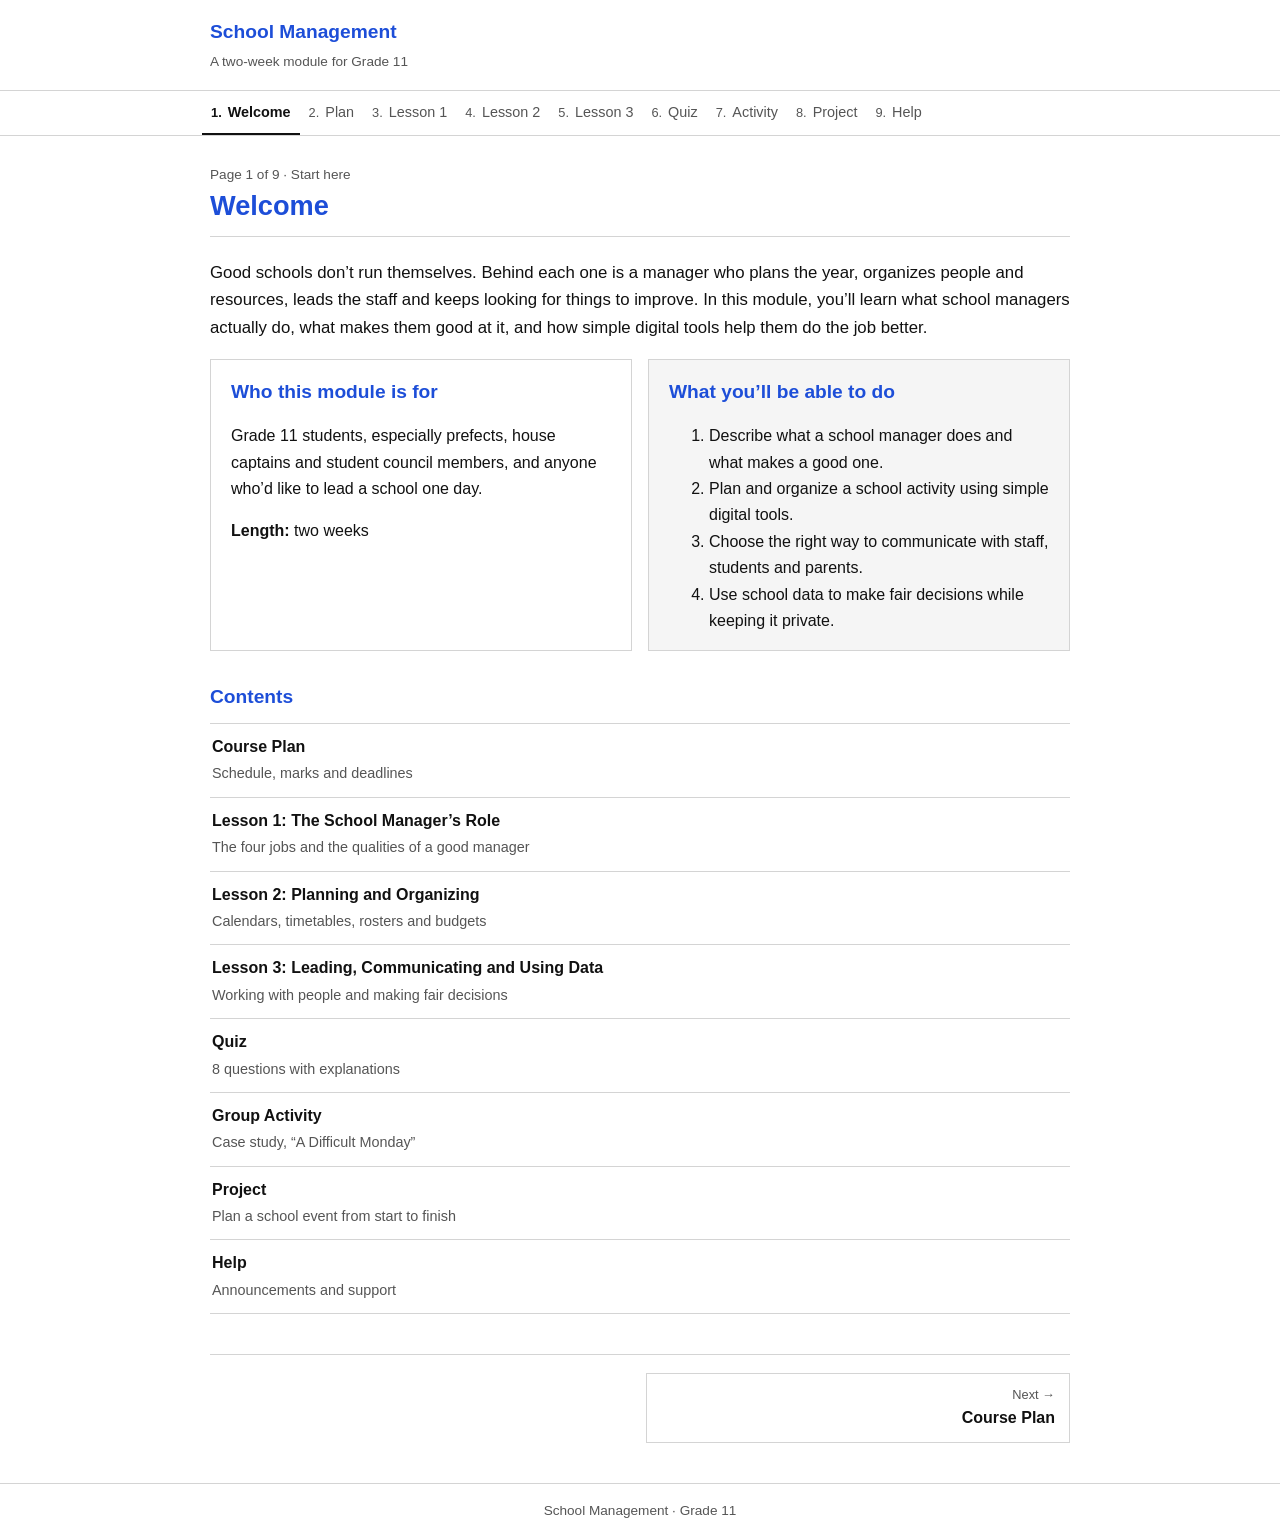
<file: index.html>
<!DOCTYPE html>
<html lang="en">
<head>
  <meta charset="utf-8">
  <meta name="viewport" content="width=device-width, initial-scale=1">
  <title>Welcome | School Management</title>
  <link rel="stylesheet" href="style.css">
</head>
<body class="c-blue">
<header class="site-header">
  <div class="header-inner">
    <a class="brand" href="index.html"><strong>School Management</strong><span>A two-week module for Grade 11</span></a>
    <button class="menu-button" type="button" aria-expanded="false">Menu</button>
  </div>
</header>
<nav class="steps" aria-label="Module pages">
  <ol>
      <li><a href="index.html" class="current" aria-current="page"><span class="num">1</span>Welcome</a></li>
      <li><a href="plan.html"><span class="num">2</span>Plan</a></li>
      <li><a href="lesson1.html"><span class="num">3</span>Lesson 1</a></li>
      <li><a href="lesson2.html"><span class="num">4</span>Lesson 2</a></li>
      <li><a href="lesson3.html"><span class="num">5</span>Lesson 3</a></li>
      <li><a href="quiz.html"><span class="num">6</span>Quiz</a></li>
      <li><a href="activity.html"><span class="num">7</span>Activity</a></li>
      <li><a href="project.html"><span class="num">8</span>Project</a></li>
      <li><a href="help.html"><span class="num">9</span>Help</a></li>
  </ol>
</nav>
<main class="page">
  <div class="page-head">
    <p>Page 1 of 9 · Start here</p>
    <h1>Welcome</h1>
  </div>

<p class="intro">Good schools don&rsquo;t run themselves. Behind each one is a manager who plans the year, organizes people and resources, leads the staff and keeps looking for things to improve. In this module, you&rsquo;ll learn what school managers actually do, what makes them good at it, and how simple digital tools help them do the job better.</p>

<div class="two-col">
  <div class="box">
    <h2>Who this module is for</h2>
    <p>Grade 11 students, especially prefects, house captains and student council members, and anyone who&rsquo;d like to lead a school one day.</p>
    <p><strong>Length:</strong> two weeks</p>
  </div>
  <div class="box soft">
    <h2>What you&rsquo;ll be able to do</h2>
    <ol>
      <li>Describe what a school manager does and what makes a good one.</li>
      <li>Plan and organize a school activity using simple digital tools.</li>
      <li>Choose the right way to communicate with staff, students and parents.</li>
      <li>Use school data to make fair decisions while keeping it private.</li>
    </ol>
  </div>
</div>

<h2>Contents</h2>
<ul class="contents">
  <li><a href="plan.html"><b>Course Plan</b><span>Schedule, marks and deadlines</span></a></li>
  <li><a href="lesson1.html"><b>Lesson 1: The School Manager&rsquo;s Role</b><span>The four jobs and the qualities of a good manager</span></a></li>
  <li><a href="lesson2.html"><b>Lesson 2: Planning and Organizing</b><span>Calendars, timetables, rosters and budgets</span></a></li>
  <li><a href="lesson3.html"><b>Lesson 3: Leading, Communicating and Using Data</b><span>Working with people and making fair decisions</span></a></li>
  <li><a href="quiz.html"><b>Quiz</b><span>8 questions with explanations</span></a></li>
  <li><a href="activity.html"><b>Group Activity</b><span>Case study, &ldquo;A Difficult Monday&rdquo;</span></a></li>
  <li><a href="project.html"><b>Project</b><span>Plan a school event from start to finish</span></a></li>
  <li><a href="help.html"><b>Help</b><span>Announcements and support</span></a></li>
</ul>

  <nav class="page-nav" aria-label="Previous and next page">
    
    <a class="next" href="plan.html"><small>Next &rarr;</small><b>Course Plan</b></a>
  </nav>
</main>
<footer>School Management · Grade 11</footer>
<script src="site.js"></script>
</body>
</html>
</file>
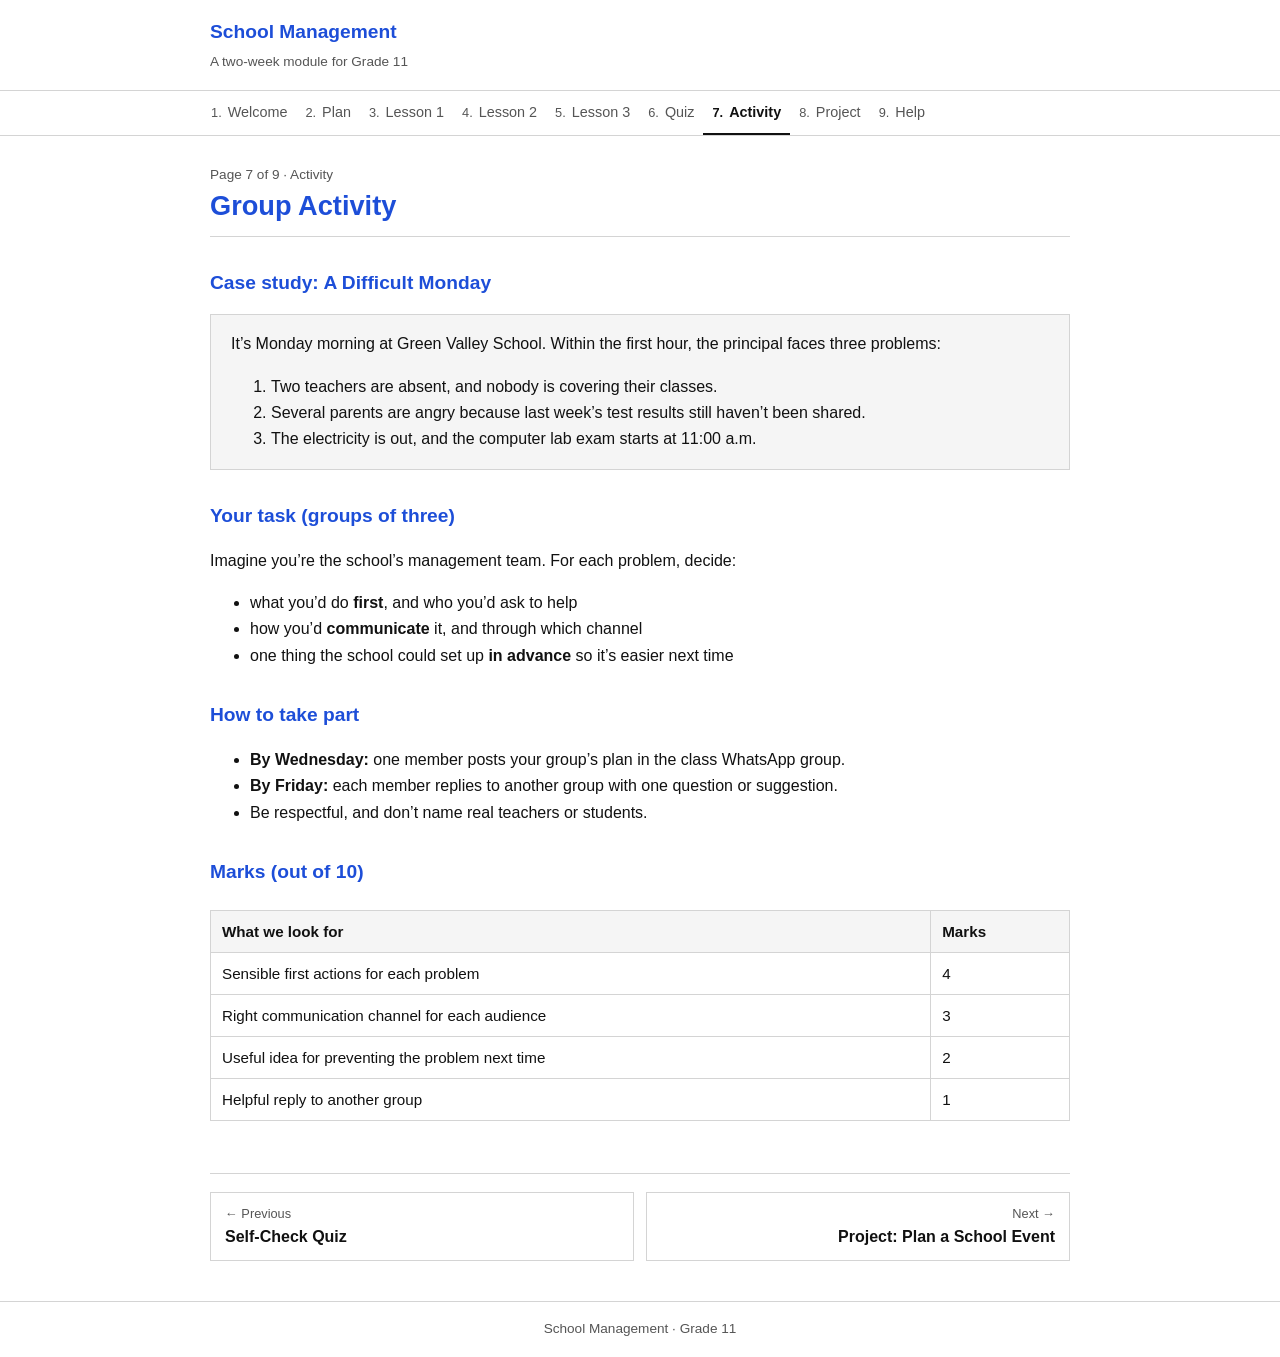
<file: activity.html>
<!DOCTYPE html>
<html lang="en">
<head>
  <meta charset="utf-8">
  <meta name="viewport" content="width=device-width, initial-scale=1">
  <title>Group Activity | School Management</title>
  <link rel="stylesheet" href="style.css">
</head>
<body class="c-blue">
<header class="site-header">
  <div class="header-inner">
    <a class="brand" href="index.html"><strong>School Management</strong><span>A two-week module for Grade 11</span></a>
    <button class="menu-button" type="button" aria-expanded="false">Menu</button>
  </div>
</header>
<nav class="steps" aria-label="Module pages">
  <ol>
      <li><a href="index.html"><span class="num">1</span>Welcome</a></li>
      <li><a href="plan.html"><span class="num">2</span>Plan</a></li>
      <li><a href="lesson1.html"><span class="num">3</span>Lesson 1</a></li>
      <li><a href="lesson2.html"><span class="num">4</span>Lesson 2</a></li>
      <li><a href="lesson3.html"><span class="num">5</span>Lesson 3</a></li>
      <li><a href="quiz.html"><span class="num">6</span>Quiz</a></li>
      <li><a href="activity.html" class="current" aria-current="page"><span class="num">7</span>Activity</a></li>
      <li><a href="project.html"><span class="num">8</span>Project</a></li>
      <li><a href="help.html"><span class="num">9</span>Help</a></li>
  </ol>
</nav>
<main class="page">
  <div class="page-head">
    <p>Page 7 of 9 · Activity</p>
    <h1>Group Activity</h1>
  </div>

<h2>Case study: A Difficult Monday</h2>
<div class="box soft">
  <p>It&rsquo;s Monday morning at Green Valley School. Within the first hour, the principal faces three problems:</p>
  <ol>
    <li>Two teachers are absent, and nobody is covering their classes.</li>
    <li>Several parents are angry because last week&rsquo;s test results still haven&rsquo;t been shared.</li>
    <li>The electricity is out, and the computer lab exam starts at 11:00 a.m.</li>
  </ol>
</div>

<h2>Your task (groups of three)</h2>
<p>Imagine you&rsquo;re the school&rsquo;s management team. For each problem, decide:</p>
<ul>
  <li>what you&rsquo;d do <strong>first</strong>, and who you&rsquo;d ask to help</li>
  <li>how you&rsquo;d <strong>communicate</strong> it, and through which channel</li>
  <li>one thing the school could set up <strong>in advance</strong> so it&rsquo;s easier next time</li>
</ul>

<h2>How to take part</h2>
<ul>
  <li><strong>By Wednesday:</strong> one member posts your group&rsquo;s plan in the class WhatsApp group.</li>
  <li><strong>By Friday:</strong> each member replies to another group with one question or suggestion.</li>
  <li>Be respectful, and don&rsquo;t name real teachers or students.</li>
</ul>

<h2>Marks (out of 10)</h2>
<div class="table-wrap">
<table>
  <tr><th>What we look for</th><th>Marks</th></tr>
  <tr><td data-label="What we look for">Sensible first actions for each problem</td><td data-label="Marks">4</td></tr>
  <tr><td data-label="What we look for">Right communication channel for each audience</td><td data-label="Marks">3</td></tr>
  <tr><td data-label="What we look for">Useful idea for preventing the problem next time</td><td data-label="Marks">2</td></tr>
  <tr><td data-label="What we look for">Helpful reply to another group</td><td data-label="Marks">1</td></tr>
</table>
</div>

  <nav class="page-nav" aria-label="Previous and next page">
    <a class="prev" href="quiz.html"><small>&larr; Previous</small><b>Self-Check Quiz</b></a>
    <a class="next" href="project.html"><small>Next &rarr;</small><b>Project: Plan a School Event</b></a>
  </nav>
</main>
<footer>School Management · Grade 11</footer>
<script src="site.js"></script>
</body>
</html>
</file>
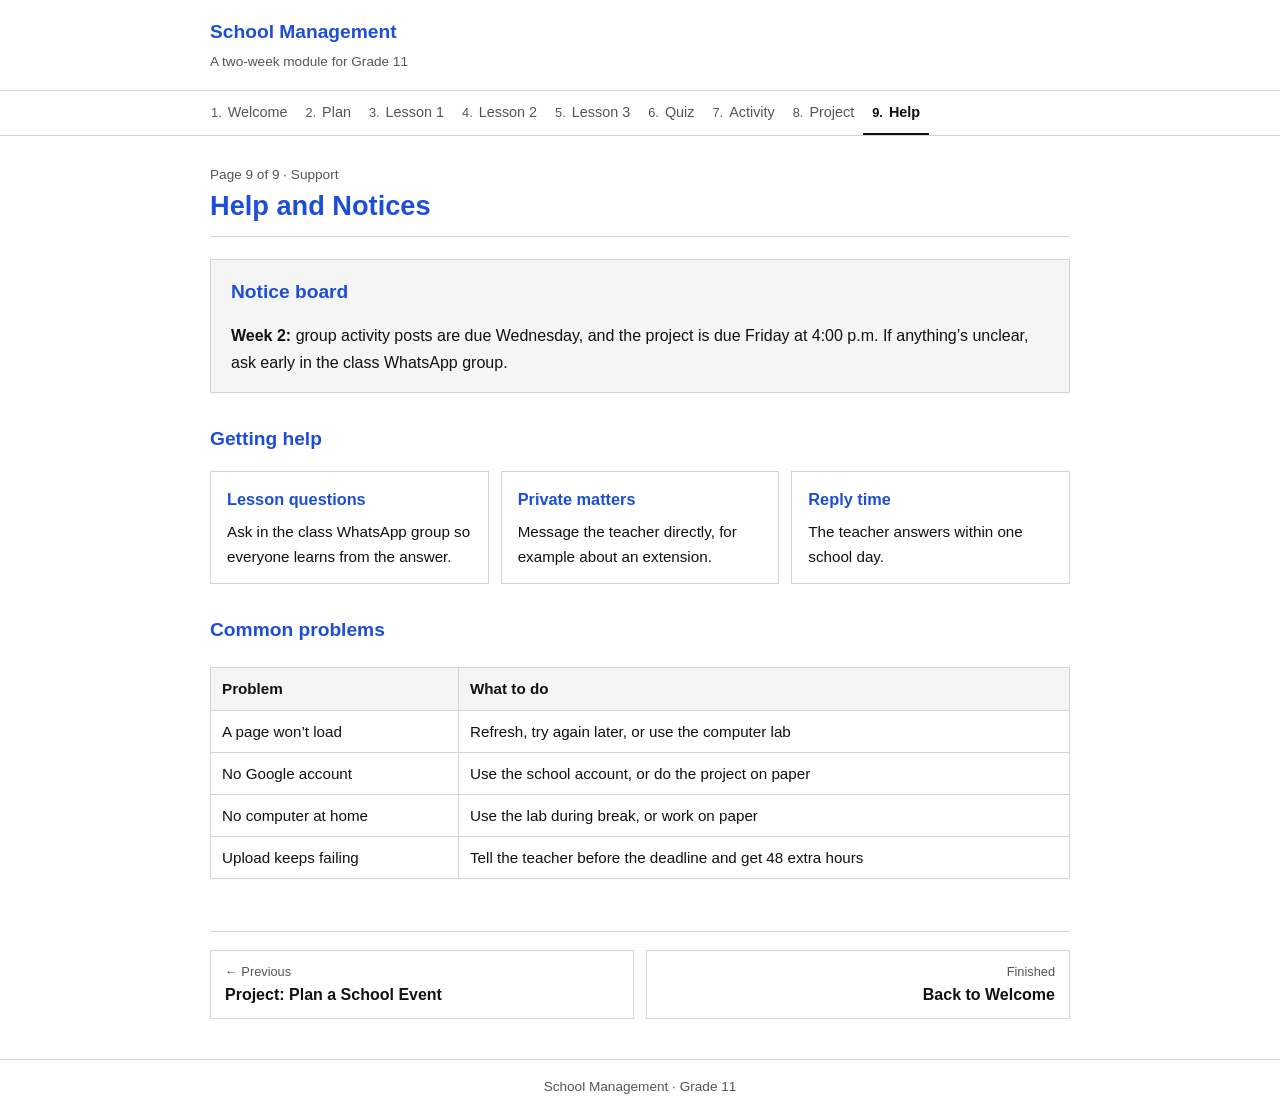
<file: help.html>
<!DOCTYPE html>
<html lang="en">
<head>
  <meta charset="utf-8">
  <meta name="viewport" content="width=device-width, initial-scale=1">
  <title>Help and Notices | School Management</title>
  <link rel="stylesheet" href="style.css">
</head>
<body class="c-purple">
<header class="site-header">
  <div class="header-inner">
    <a class="brand" href="index.html"><strong>School Management</strong><span>A two-week module for Grade 11</span></a>
    <button class="menu-button" type="button" aria-expanded="false">Menu</button>
  </div>
</header>
<nav class="steps" aria-label="Module pages">
  <ol>
      <li><a href="index.html"><span class="num">1</span>Welcome</a></li>
      <li><a href="plan.html"><span class="num">2</span>Plan</a></li>
      <li><a href="lesson1.html"><span class="num">3</span>Lesson 1</a></li>
      <li><a href="lesson2.html"><span class="num">4</span>Lesson 2</a></li>
      <li><a href="lesson3.html"><span class="num">5</span>Lesson 3</a></li>
      <li><a href="quiz.html"><span class="num">6</span>Quiz</a></li>
      <li><a href="activity.html"><span class="num">7</span>Activity</a></li>
      <li><a href="project.html"><span class="num">8</span>Project</a></li>
      <li><a href="help.html" class="current" aria-current="page"><span class="num">9</span>Help</a></li>
  </ol>
</nav>
<main class="page">
  <div class="page-head">
    <p>Page 9 of 9 · Support</p>
    <h1>Help and Notices</h1>
  </div>

<div class="box soft">
  <h2>Notice board</h2>
  <p><strong>Week 2:</strong> group activity posts are due Wednesday, and the project is due Friday at 4:00 p.m. If anything&rsquo;s unclear, ask early in the class WhatsApp group.</p>
</div>

<h2>Getting help</h2>
<div class="cards">
  <div class="card"><h3>Lesson questions</h3><p>Ask in the class WhatsApp group so everyone learns from the answer.</p></div>
  <div class="card"><h3>Private matters</h3><p>Message the teacher directly, for example about an extension.</p></div>
  <div class="card"><h3>Reply time</h3><p>The teacher answers within one school day.</p></div>
</div>

<h2>Common problems</h2>
<div class="table-wrap">
<table>
  <tr><th>Problem</th><th>What to do</th></tr>
  <tr><td data-label="Problem">A page won&rsquo;t load</td><td data-label="What to do">Refresh, try again later, or use the computer lab</td></tr>
  <tr><td data-label="Problem">No Google account</td><td data-label="What to do">Use the school account, or do the project on paper</td></tr>
  <tr><td data-label="Problem">No computer at home</td><td data-label="What to do">Use the lab during break, or work on paper</td></tr>
  <tr><td data-label="Problem">Upload keeps failing</td><td data-label="What to do">Tell the teacher before the deadline and get 48 extra hours</td></tr>
</table>
</div>

  <nav class="page-nav" aria-label="Previous and next page">
    <a class="prev" href="project.html"><small>&larr; Previous</small><b>Project: Plan a School Event</b></a>
    <a class="next" href="index.html"><small>Finished</small><b>Back to Welcome</b></a>
  </nav>
</main>
<footer>School Management · Grade 11</footer>
<script src="site.js"></script>
</body>
</html>
</file>
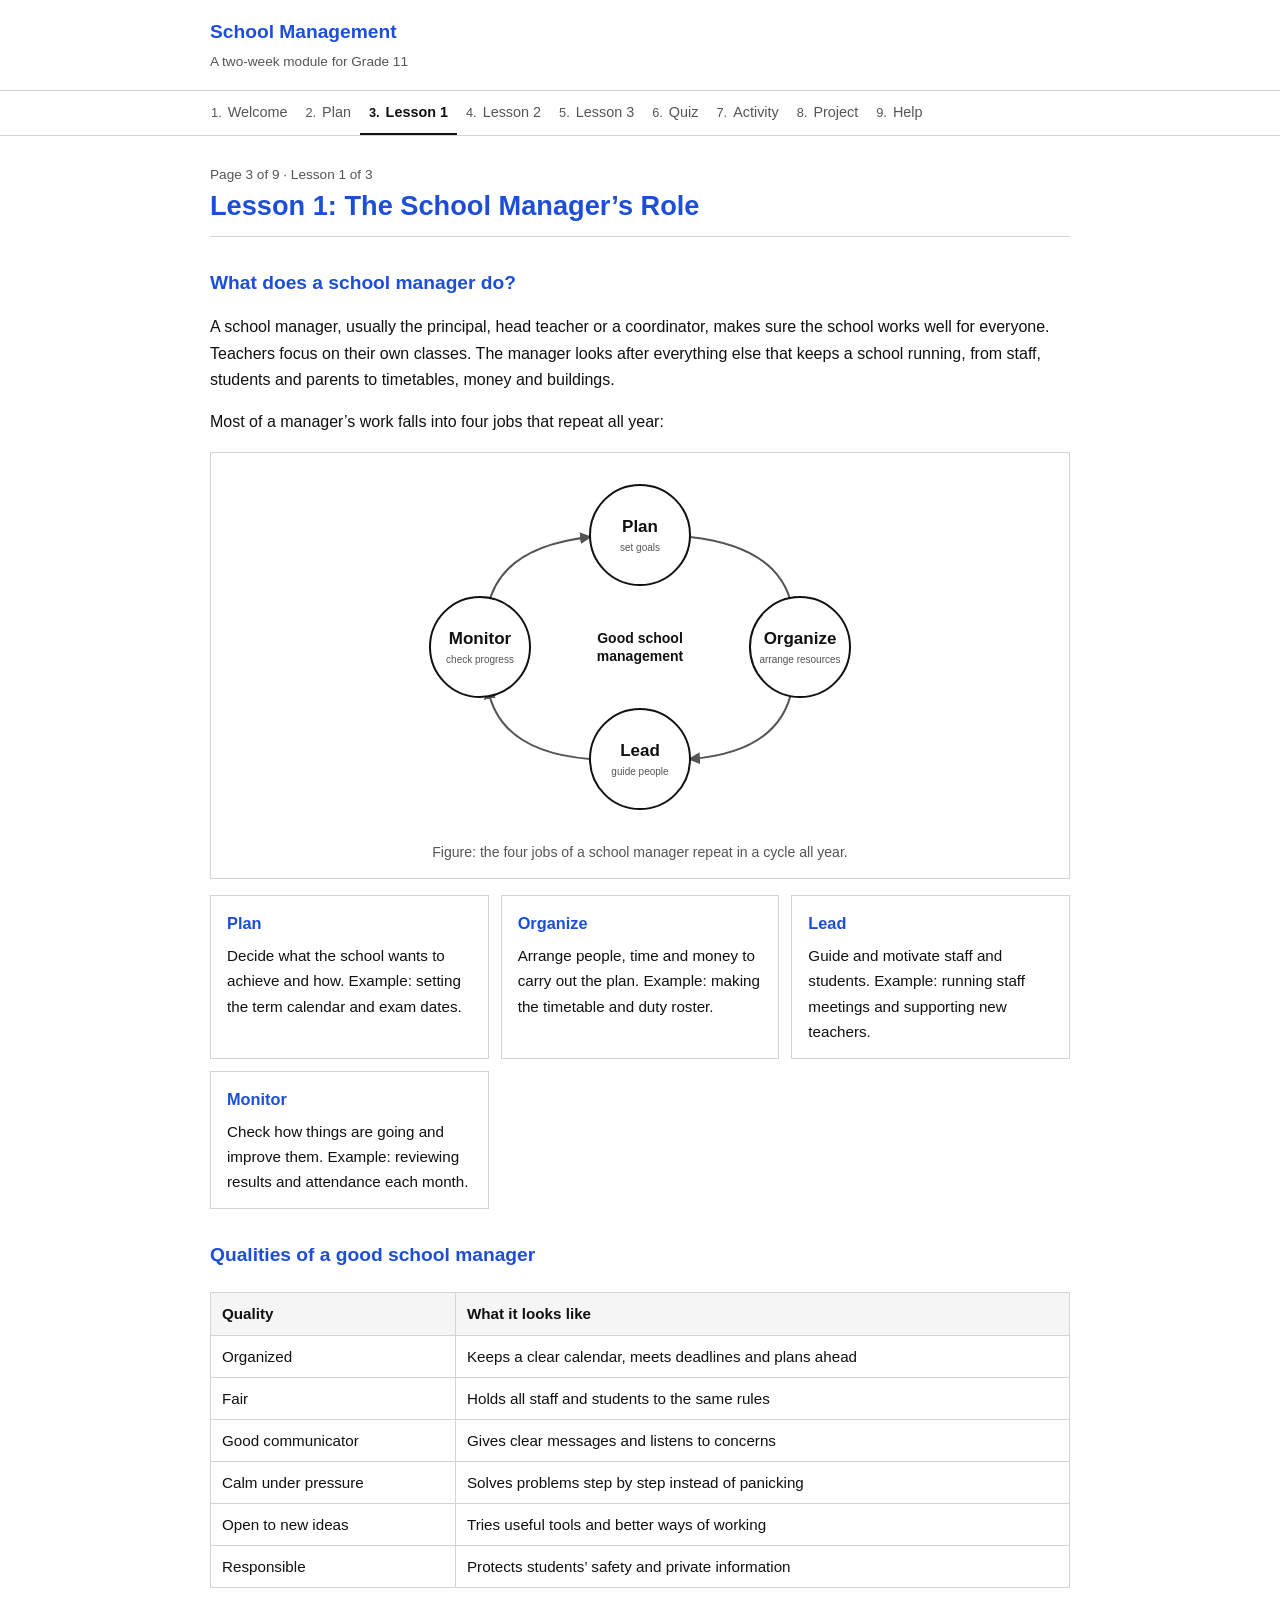
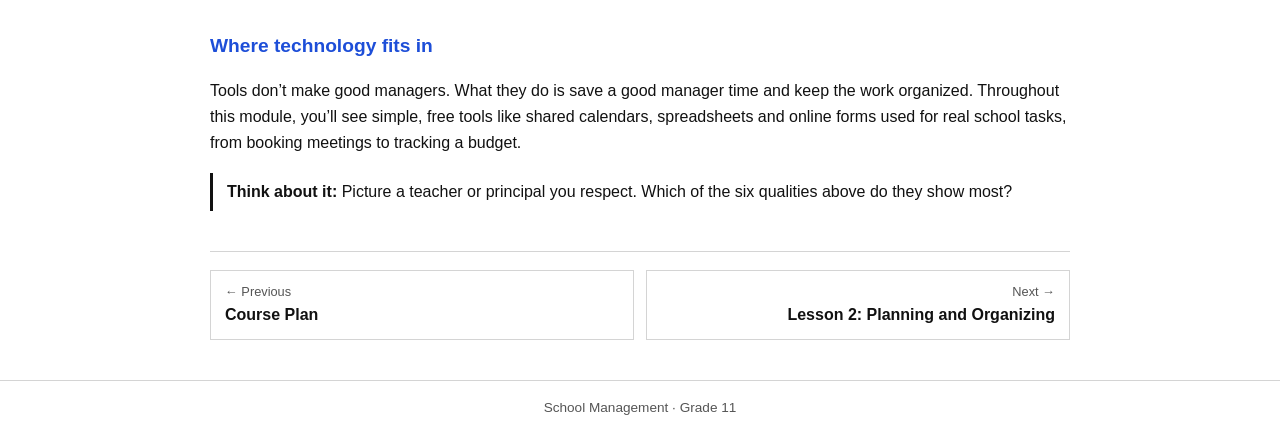
<file: lesson1.html>
<!DOCTYPE html>
<html lang="en">
<head>
  <meta charset="utf-8">
  <meta name="viewport" content="width=device-width, initial-scale=1">
  <title>Lesson 1: The School Manager’s Role | School Management</title>
  <link rel="stylesheet" href="style.css">
</head>
<body class="c-purple">
<header class="site-header">
  <div class="header-inner">
    <a class="brand" href="index.html"><strong>School Management</strong><span>A two-week module for Grade 11</span></a>
    <button class="menu-button" type="button" aria-expanded="false">Menu</button>
  </div>
</header>
<nav class="steps" aria-label="Module pages">
  <ol>
      <li><a href="index.html"><span class="num">1</span>Welcome</a></li>
      <li><a href="plan.html"><span class="num">2</span>Plan</a></li>
      <li><a href="lesson1.html" class="current" aria-current="page"><span class="num">3</span>Lesson 1</a></li>
      <li><a href="lesson2.html"><span class="num">4</span>Lesson 2</a></li>
      <li><a href="lesson3.html"><span class="num">5</span>Lesson 3</a></li>
      <li><a href="quiz.html"><span class="num">6</span>Quiz</a></li>
      <li><a href="activity.html"><span class="num">7</span>Activity</a></li>
      <li><a href="project.html"><span class="num">8</span>Project</a></li>
      <li><a href="help.html"><span class="num">9</span>Help</a></li>
  </ol>
</nav>
<main class="page">
  <div class="page-head">
    <p>Page 3 of 9 · Lesson 1 of 3</p>
    <h1>Lesson 1: The School Manager’s Role</h1>
  </div>

<h2>What does a school manager do?</h2>
<p>A school manager, usually the principal, head teacher or a coordinator, makes sure the school works well for everyone. Teachers focus on their own classes. The manager looks after everything else that keeps a school running, from staff, students and parents to timetables, money and buildings.</p>
<p>Most of a manager&rsquo;s work falls into four jobs that repeat all year:</p>

<div class="figure">
<svg viewBox="0 0 480 360" role="img" aria-label="The management cycle: Plan, then Organize, then Lead, then Monitor, and back to Plan.">
  <defs>
    <marker id="arr" markerUnits="userSpaceOnUse" markerWidth="12" markerHeight="12" refX="10" refY="6" orient="auto">
      <path d="M0,0 L12,6 L0,12 z" fill="#555555"/>
    </marker>
  </defs>
  <g fill="none" stroke="#555555" stroke-width="2" marker-end="url(#arr)">
    <path d="M 290 70 Q 380 80 392 140"/>
    <path d="M 392 222 Q 380 285 290 292"/>
    <path d="M 190 292 Q 100 285 88 222"/>
    <path d="M 88 140 Q 100 80 190 70"/>
  </g>
  <g font-family="Segoe UI, Tahoma, sans-serif" text-anchor="middle">
    <circle cx="240" cy="68" r="50" fill="#ffffff" stroke="#111111" stroke-width="2"/>
    <text x="240" y="65" fill="#111111" font-size="17" font-weight="bold">Plan</text>
    <text x="240" y="84" fill="#555555" font-size="10">set goals</text>

    <circle cx="400" cy="180" r="50" fill="#ffffff" stroke="#111111" stroke-width="2"/>
    <text x="400" y="177" fill="#111111" font-size="17" font-weight="bold">Organize</text>
    <text x="400" y="196" fill="#555555" font-size="10">arrange resources</text>

    <circle cx="240" cy="292" r="50" fill="#ffffff" stroke="#111111" stroke-width="2"/>
    <text x="240" y="289" fill="#111111" font-size="17" font-weight="bold">Lead</text>
    <text x="240" y="308" fill="#555555" font-size="10">guide people</text>

    <circle cx="80" cy="180" r="50" fill="#ffffff" stroke="#111111" stroke-width="2"/>
    <text x="80" y="177" fill="#111111" font-size="17" font-weight="bold">Monitor</text>
    <text x="80" y="196" fill="#555555" font-size="10">check progress</text>

    <text x="240" y="176" fill="#111111" font-size="14" font-weight="bold">Good school</text>
    <text x="240" y="194" fill="#111111" font-size="14" font-weight="bold">management</text>
  </g>
</svg>
<p>Figure: the four jobs of a school manager repeat in a cycle all year.</p>
</div>

<div class="cards">
  <div class="card"><h3>Plan</h3><p>Decide what the school wants to achieve and how. Example: setting the term calendar and exam dates.</p></div>
  <div class="card"><h3>Organize</h3><p>Arrange people, time and money to carry out the plan. Example: making the timetable and duty roster.</p></div>
  <div class="card"><h3>Lead</h3><p>Guide and motivate staff and students. Example: running staff meetings and supporting new teachers.</p></div>
  <div class="card"><h3>Monitor</h3><p>Check how things are going and improve them. Example: reviewing results and attendance each month.</p></div>
</div>

<h2>Qualities of a good school manager</h2>
<div class="table-wrap">
<table>
  <tr><th>Quality</th><th>What it looks like</th></tr>
  <tr><td data-label="Quality">Organized</td><td data-label="What it looks like">Keeps a clear calendar, meets deadlines and plans ahead</td></tr>
  <tr><td data-label="Quality">Fair</td><td data-label="What it looks like">Holds all staff and students to the same rules</td></tr>
  <tr><td data-label="Quality">Good communicator</td><td data-label="What it looks like">Gives clear messages and listens to concerns</td></tr>
  <tr><td data-label="Quality">Calm under pressure</td><td data-label="What it looks like">Solves problems step by step instead of panicking</td></tr>
  <tr><td data-label="Quality">Open to new ideas</td><td data-label="What it looks like">Tries useful tools and better ways of working</td></tr>
  <tr><td data-label="Quality">Responsible</td><td data-label="What it looks like">Protects students&rsquo; safety and private information</td></tr>
</table>
</div>

<h2>Where technology fits in</h2>
<p>Tools don&rsquo;t make good managers. What they do is save a good manager time and keep the work organized. Throughout this module, you&rsquo;ll see simple, free tools like shared calendars, spreadsheets and online forms used for real school tasks, from booking meetings to tracking a budget.</p>

<div class="tip"><strong>Think about it:</strong> Picture a teacher or principal you respect. Which of the six qualities above do they show most?</div>

  <nav class="page-nav" aria-label="Previous and next page">
    <a class="prev" href="plan.html"><small>&larr; Previous</small><b>Course Plan</b></a>
    <a class="next" href="lesson2.html"><small>Next &rarr;</small><b>Lesson 2: Planning and Organizing</b></a>
  </nav>
</main>
<footer>School Management · Grade 11</footer>
<script src="site.js"></script>
</body>
</html>
</file>
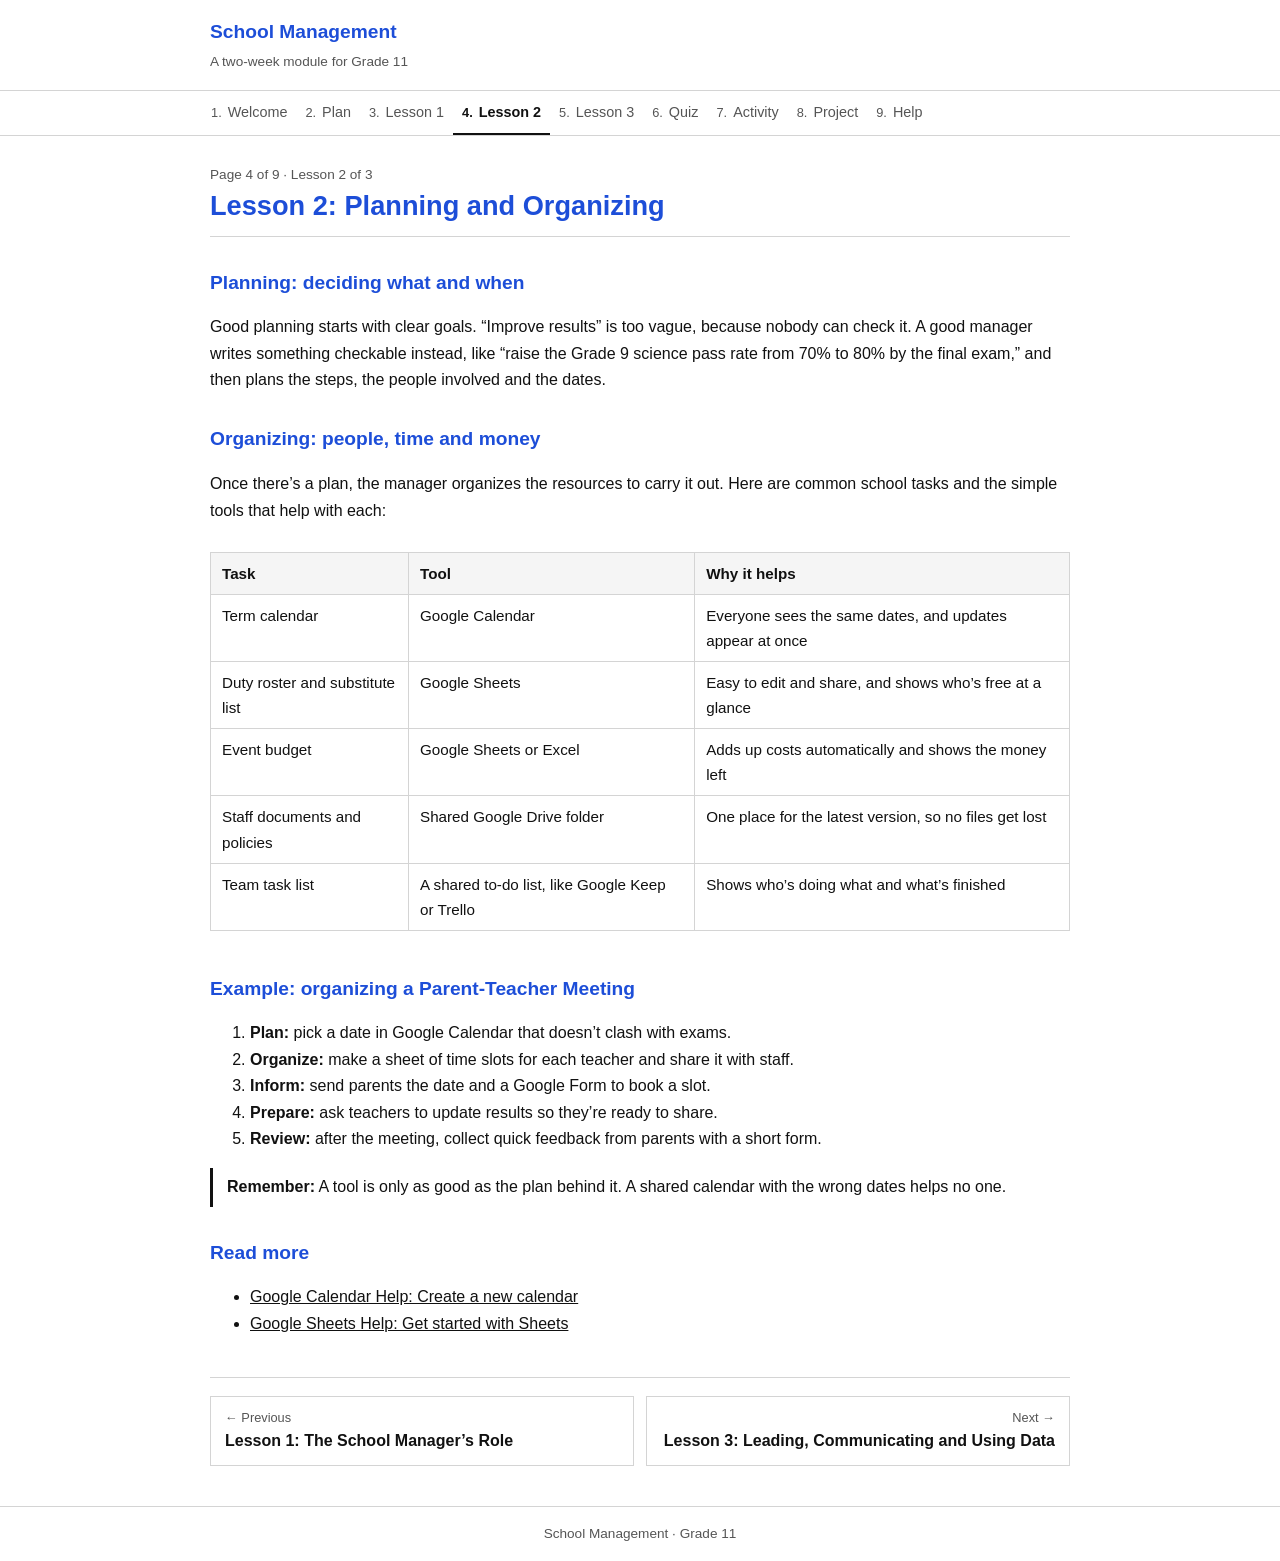
<file: lesson2.html>
<!DOCTYPE html>
<html lang="en">
<head>
  <meta charset="utf-8">
  <meta name="viewport" content="width=device-width, initial-scale=1">
  <title>Lesson 2: Planning and Organizing | School Management</title>
  <link rel="stylesheet" href="style.css">
</head>
<body class="c-teal">
<header class="site-header">
  <div class="header-inner">
    <a class="brand" href="index.html"><strong>School Management</strong><span>A two-week module for Grade 11</span></a>
    <button class="menu-button" type="button" aria-expanded="false">Menu</button>
  </div>
</header>
<nav class="steps" aria-label="Module pages">
  <ol>
      <li><a href="index.html"><span class="num">1</span>Welcome</a></li>
      <li><a href="plan.html"><span class="num">2</span>Plan</a></li>
      <li><a href="lesson1.html"><span class="num">3</span>Lesson 1</a></li>
      <li><a href="lesson2.html" class="current" aria-current="page"><span class="num">4</span>Lesson 2</a></li>
      <li><a href="lesson3.html"><span class="num">5</span>Lesson 3</a></li>
      <li><a href="quiz.html"><span class="num">6</span>Quiz</a></li>
      <li><a href="activity.html"><span class="num">7</span>Activity</a></li>
      <li><a href="project.html"><span class="num">8</span>Project</a></li>
      <li><a href="help.html"><span class="num">9</span>Help</a></li>
  </ol>
</nav>
<main class="page">
  <div class="page-head">
    <p>Page 4 of 9 · Lesson 2 of 3</p>
    <h1>Lesson 2: Planning and Organizing</h1>
  </div>

<h2>Planning: deciding what and when</h2>
<p>Good planning starts with clear goals. &ldquo;Improve results&rdquo; is too vague, because nobody can check it. A good manager writes something checkable instead, like &ldquo;raise the Grade 9 science pass rate from 70% to 80% by the final exam,&rdquo; and then plans the steps, the people involved and the dates.</p>

<h2>Organizing: people, time and money</h2>
<p>Once there&rsquo;s a plan, the manager organizes the resources to carry it out. Here are common school tasks and the simple tools that help with each:</p>
<div class="table-wrap">
<table class="stack">
  <tr><th>Task</th><th>Tool</th><th>Why it helps</th></tr>
  <tr><td data-label="Task">Term calendar</td><td data-label="Tool">Google Calendar</td><td data-label="Why it helps">Everyone sees the same dates, and updates appear at once</td></tr>
  <tr><td data-label="Task">Duty roster and substitute list</td><td data-label="Tool">Google Sheets</td><td data-label="Why it helps">Easy to edit and share, and shows who&rsquo;s free at a glance</td></tr>
  <tr><td data-label="Task">Event budget</td><td data-label="Tool">Google Sheets or Excel</td><td data-label="Why it helps">Adds up costs automatically and shows the money left</td></tr>
  <tr><td data-label="Task">Staff documents and policies</td><td data-label="Tool">Shared Google Drive folder</td><td data-label="Why it helps">One place for the latest version, so no files get lost</td></tr>
  <tr><td data-label="Task">Team task list</td><td data-label="Tool">A shared to-do list, like Google Keep or Trello</td><td data-label="Why it helps">Shows who&rsquo;s doing what and what&rsquo;s finished</td></tr>
</table>
</div>

<h2>Example: organizing a Parent-Teacher Meeting</h2>
<ol>
  <li><strong>Plan:</strong> pick a date in Google Calendar that doesn&rsquo;t clash with exams.</li>
  <li><strong>Organize:</strong> make a sheet of time slots for each teacher and share it with staff.</li>
  <li><strong>Inform:</strong> send parents the date and a Google Form to book a slot.</li>
  <li><strong>Prepare:</strong> ask teachers to update results so they&rsquo;re ready to share.</li>
  <li><strong>Review:</strong> after the meeting, collect quick feedback from parents with a short form.</li>
</ol>

<div class="tip"><strong>Remember:</strong> A tool is only as good as the plan behind it. A shared calendar with the wrong dates helps no one.</div>

<h2>Read more</h2>
<ul>
  <li><a href="https://support.google.com/calendar/answer/37095" target="_blank" rel="noopener">Google Calendar Help: Create a new calendar</a></li>
  <li><a href="https://support.google.com/docs/answer/6000292" target="_blank" rel="noopener">Google Sheets Help: Get started with Sheets</a></li>
</ul>

  <nav class="page-nav" aria-label="Previous and next page">
    <a class="prev" href="lesson1.html"><small>&larr; Previous</small><b>Lesson 1: The School Manager’s Role</b></a>
    <a class="next" href="lesson3.html"><small>Next &rarr;</small><b>Lesson 3: Leading, Communicating and Using Data</b></a>
  </nav>
</main>
<footer>School Management · Grade 11</footer>
<script src="site.js"></script>
</body>
</html>
</file>
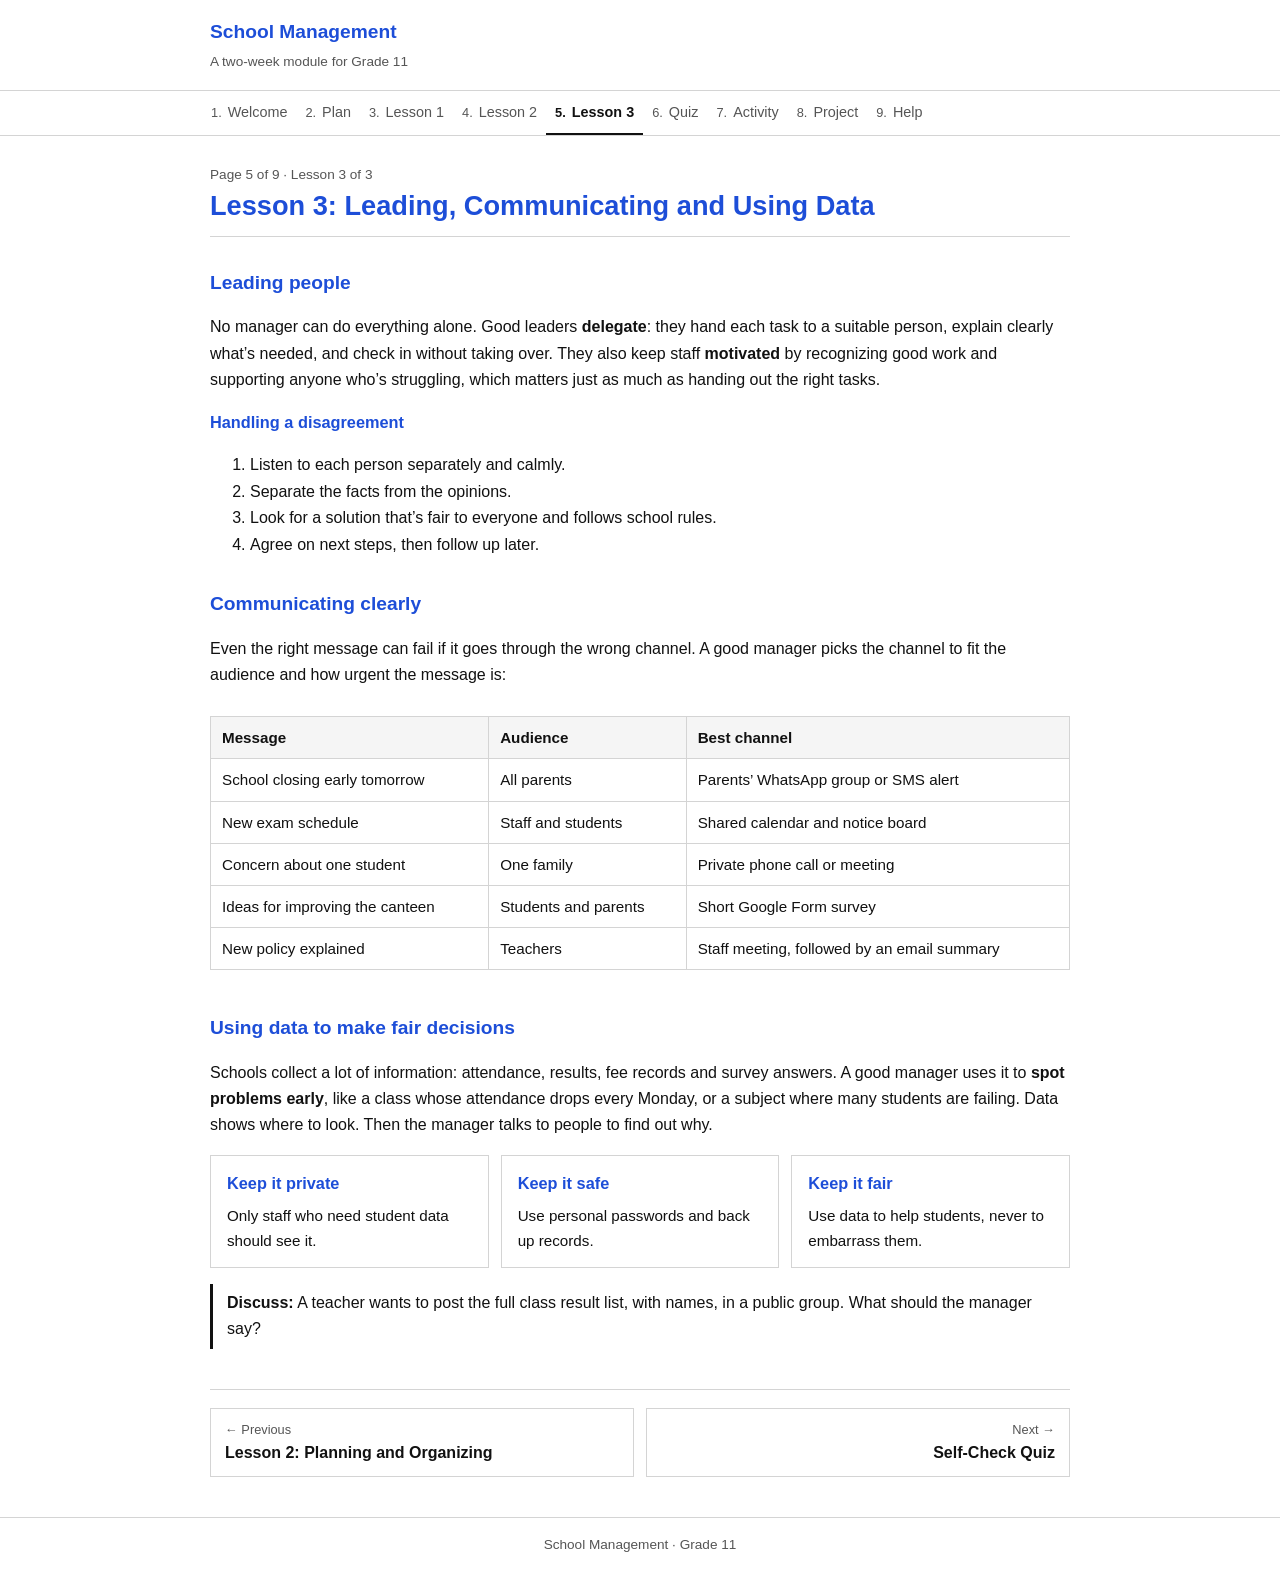
<file: lesson3.html>
<!DOCTYPE html>
<html lang="en">
<head>
  <meta charset="utf-8">
  <meta name="viewport" content="width=device-width, initial-scale=1">
  <title>Lesson 3: Leading, Communicating and Using Data | School Management</title>
  <link rel="stylesheet" href="style.css">
</head>
<body class="c-pink">
<header class="site-header">
  <div class="header-inner">
    <a class="brand" href="index.html"><strong>School Management</strong><span>A two-week module for Grade 11</span></a>
    <button class="menu-button" type="button" aria-expanded="false">Menu</button>
  </div>
</header>
<nav class="steps" aria-label="Module pages">
  <ol>
      <li><a href="index.html"><span class="num">1</span>Welcome</a></li>
      <li><a href="plan.html"><span class="num">2</span>Plan</a></li>
      <li><a href="lesson1.html"><span class="num">3</span>Lesson 1</a></li>
      <li><a href="lesson2.html"><span class="num">4</span>Lesson 2</a></li>
      <li><a href="lesson3.html" class="current" aria-current="page"><span class="num">5</span>Lesson 3</a></li>
      <li><a href="quiz.html"><span class="num">6</span>Quiz</a></li>
      <li><a href="activity.html"><span class="num">7</span>Activity</a></li>
      <li><a href="project.html"><span class="num">8</span>Project</a></li>
      <li><a href="help.html"><span class="num">9</span>Help</a></li>
  </ol>
</nav>
<main class="page">
  <div class="page-head">
    <p>Page 5 of 9 · Lesson 3 of 3</p>
    <h1>Lesson 3: Leading, Communicating and Using Data</h1>
  </div>

<h2>Leading people</h2>
<p>No manager can do everything alone. Good leaders <strong>delegate</strong>: they hand each task to a suitable person, explain clearly what&rsquo;s needed, and check in without taking over. They also keep staff <strong>motivated</strong> by recognizing good work and supporting anyone who&rsquo;s struggling, which matters just as much as handing out the right tasks.</p>

<h3>Handling a disagreement</h3>
<ol>
  <li>Listen to each person separately and calmly.</li>
  <li>Separate the facts from the opinions.</li>
  <li>Look for a solution that&rsquo;s fair to everyone and follows school rules.</li>
  <li>Agree on next steps, then follow up later.</li>
</ol>

<h2>Communicating clearly</h2>
<p>Even the right message can fail if it goes through the wrong channel. A good manager picks the channel to fit the audience and how urgent the message is:</p>
<div class="table-wrap">
<table class="stack">
  <tr><th>Message</th><th>Audience</th><th>Best channel</th></tr>
  <tr><td data-label="Message">School closing early tomorrow</td><td data-label="Audience">All parents</td><td data-label="Best channel">Parents&rsquo; WhatsApp group or SMS alert</td></tr>
  <tr><td data-label="Message">New exam schedule</td><td data-label="Audience">Staff and students</td><td data-label="Best channel">Shared calendar and notice board</td></tr>
  <tr><td data-label="Message">Concern about one student</td><td data-label="Audience">One family</td><td data-label="Best channel">Private phone call or meeting</td></tr>
  <tr><td data-label="Message">Ideas for improving the canteen</td><td data-label="Audience">Students and parents</td><td data-label="Best channel">Short Google Form survey</td></tr>
  <tr><td data-label="Message">New policy explained</td><td data-label="Audience">Teachers</td><td data-label="Best channel">Staff meeting, followed by an email summary</td></tr>
</table>
</div>

<h2>Using data to make fair decisions</h2>
<p>Schools collect a lot of information: attendance, results, fee records and survey answers. A good manager uses it to <strong>spot problems early</strong>, like a class whose attendance drops every Monday, or a subject where many students are failing. Data shows where to look. Then the manager talks to people to find out why.</p>

<div class="cards">
  <div class="card"><h3>Keep it private</h3><p>Only staff who need student data should see it.</p></div>
  <div class="card"><h3>Keep it safe</h3><p>Use personal passwords and back up records.</p></div>
  <div class="card"><h3>Keep it fair</h3><p>Use data to help students, never to embarrass them.</p></div>
</div>

<div class="tip"><strong>Discuss:</strong> A teacher wants to post the full class result list, with names, in a public group. What should the manager say?</div>

  <nav class="page-nav" aria-label="Previous and next page">
    <a class="prev" href="lesson2.html"><small>&larr; Previous</small><b>Lesson 2: Planning and Organizing</b></a>
    <a class="next" href="quiz.html"><small>Next &rarr;</small><b>Self-Check Quiz</b></a>
  </nav>
</main>
<footer>School Management · Grade 11</footer>
<script src="site.js"></script>
</body>
</html>
</file>
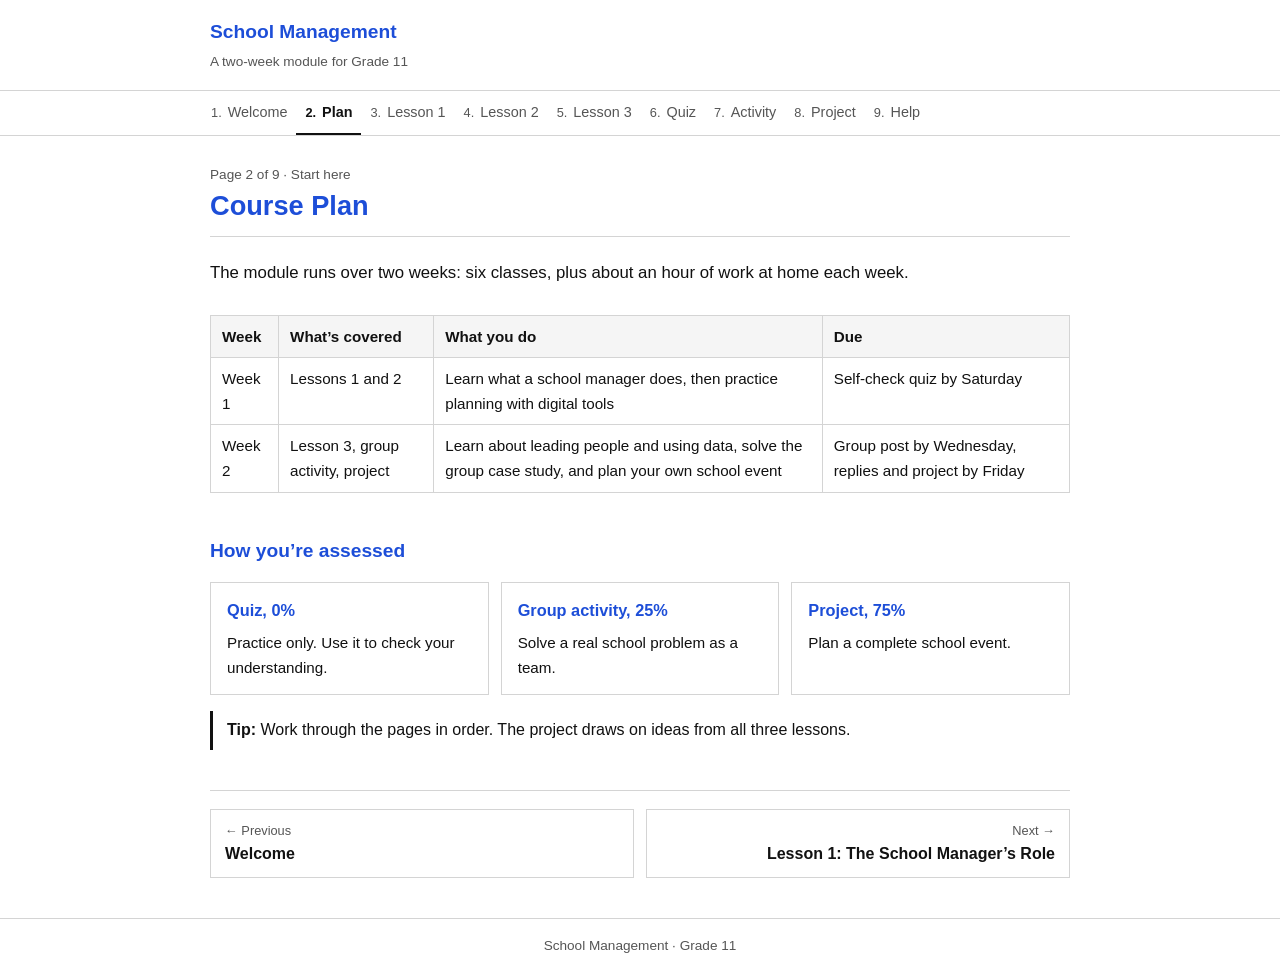
<file: plan.html>
<!DOCTYPE html>
<html lang="en">
<head>
  <meta charset="utf-8">
  <meta name="viewport" content="width=device-width, initial-scale=1">
  <title>Course Plan | School Management</title>
  <link rel="stylesheet" href="style.css">
</head>
<body class="c-orange">
<header class="site-header">
  <div class="header-inner">
    <a class="brand" href="index.html"><strong>School Management</strong><span>A two-week module for Grade 11</span></a>
    <button class="menu-button" type="button" aria-expanded="false">Menu</button>
  </div>
</header>
<nav class="steps" aria-label="Module pages">
  <ol>
      <li><a href="index.html"><span class="num">1</span>Welcome</a></li>
      <li><a href="plan.html" class="current" aria-current="page"><span class="num">2</span>Plan</a></li>
      <li><a href="lesson1.html"><span class="num">3</span>Lesson 1</a></li>
      <li><a href="lesson2.html"><span class="num">4</span>Lesson 2</a></li>
      <li><a href="lesson3.html"><span class="num">5</span>Lesson 3</a></li>
      <li><a href="quiz.html"><span class="num">6</span>Quiz</a></li>
      <li><a href="activity.html"><span class="num">7</span>Activity</a></li>
      <li><a href="project.html"><span class="num">8</span>Project</a></li>
      <li><a href="help.html"><span class="num">9</span>Help</a></li>
  </ol>
</nav>
<main class="page">
  <div class="page-head">
    <p>Page 2 of 9 · Start here</p>
    <h1>Course Plan</h1>
  </div>

<p class="intro">The module runs over two weeks: six classes, plus about an hour of work at home each week.</p>

<div class="table-wrap">
<table class="stack">
  <tr><th>Week</th><th>What&rsquo;s covered</th><th>What you do</th><th>Due</th></tr>
  <tr><td data-label="Week">Week 1</td><td data-label="What&rsquo;s covered">Lessons 1 and 2</td><td data-label="What you do">Learn what a school manager does, then practice planning with digital tools</td><td data-label="Due">Self-check quiz by Saturday</td></tr>
  <tr><td data-label="Week">Week 2</td><td data-label="What&rsquo;s covered">Lesson 3, group activity, project</td><td data-label="What you do">Learn about leading people and using data, solve the group case study, and plan your own school event</td><td data-label="Due">Group post by Wednesday, replies and project by Friday</td></tr>
</table>
</div>

<h2>How you&rsquo;re assessed</h2>
<div class="cards">
  <div class="card"><h3>Quiz, 0%</h3><p>Practice only. Use it to check your understanding.</p></div>
  <div class="card"><h3>Group activity, 25%</h3><p>Solve a real school problem as a team.</p></div>
  <div class="card"><h3>Project, 75%</h3><p>Plan a complete school event.</p></div>
</div>

<div class="tip"><strong>Tip:</strong> Work through the pages in order. The project draws on ideas from all three lessons.</div>

  <nav class="page-nav" aria-label="Previous and next page">
    <a class="prev" href="index.html"><small>&larr; Previous</small><b>Welcome</b></a>
    <a class="next" href="lesson1.html"><small>Next &rarr;</small><b>Lesson 1: The School Manager’s Role</b></a>
  </nav>
</main>
<footer>School Management · Grade 11</footer>
<script src="site.js"></script>
</body>
</html>
</file>
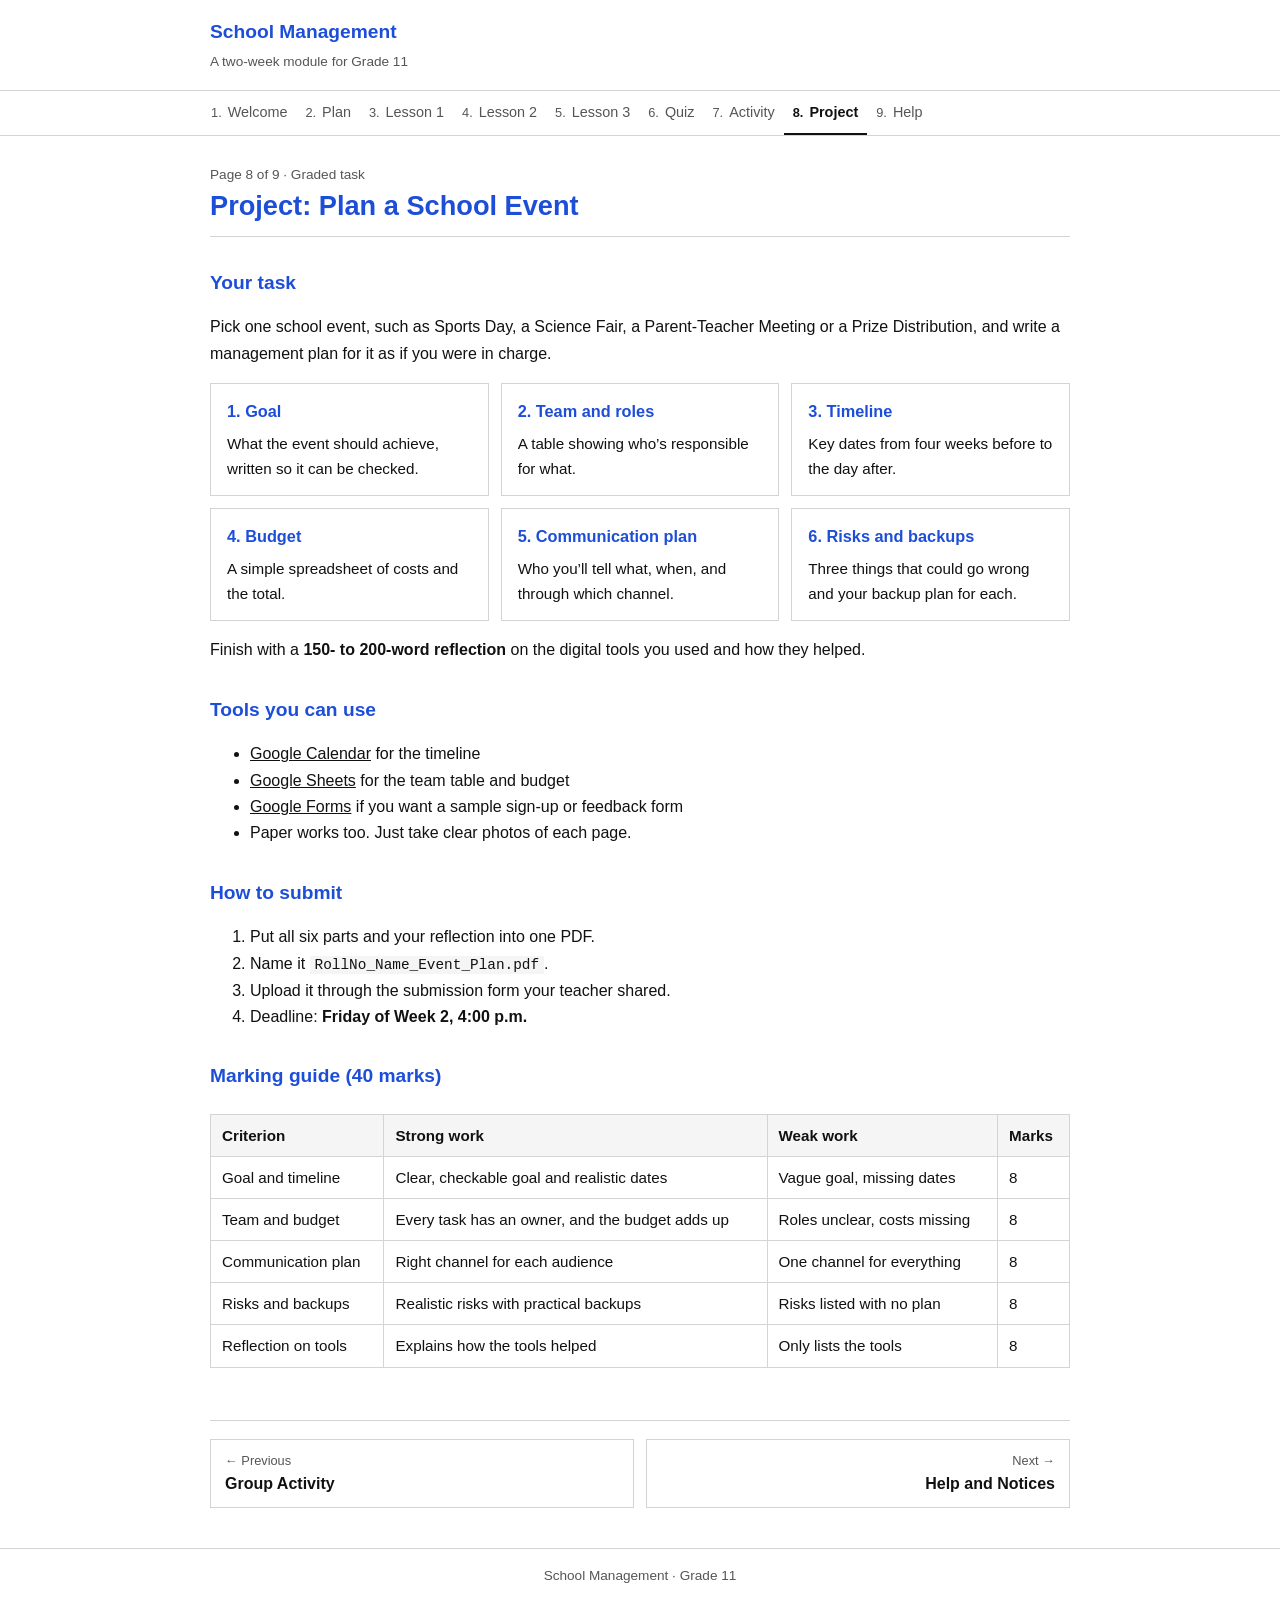
<file: project.html>
<!DOCTYPE html>
<html lang="en">
<head>
  <meta charset="utf-8">
  <meta name="viewport" content="width=device-width, initial-scale=1">
  <title>Project: Plan a School Event | School Management</title>
  <link rel="stylesheet" href="style.css">
</head>
<body class="c-orange">
<header class="site-header">
  <div class="header-inner">
    <a class="brand" href="index.html"><strong>School Management</strong><span>A two-week module for Grade 11</span></a>
    <button class="menu-button" type="button" aria-expanded="false">Menu</button>
  </div>
</header>
<nav class="steps" aria-label="Module pages">
  <ol>
      <li><a href="index.html"><span class="num">1</span>Welcome</a></li>
      <li><a href="plan.html"><span class="num">2</span>Plan</a></li>
      <li><a href="lesson1.html"><span class="num">3</span>Lesson 1</a></li>
      <li><a href="lesson2.html"><span class="num">4</span>Lesson 2</a></li>
      <li><a href="lesson3.html"><span class="num">5</span>Lesson 3</a></li>
      <li><a href="quiz.html"><span class="num">6</span>Quiz</a></li>
      <li><a href="activity.html"><span class="num">7</span>Activity</a></li>
      <li><a href="project.html" class="current" aria-current="page"><span class="num">8</span>Project</a></li>
      <li><a href="help.html"><span class="num">9</span>Help</a></li>
  </ol>
</nav>
<main class="page">
  <div class="page-head">
    <p>Page 8 of 9 · Graded task</p>
    <h1>Project: Plan a School Event</h1>
  </div>

<h2>Your task</h2>
<p>Pick one school event, such as Sports Day, a Science Fair, a Parent-Teacher Meeting or a Prize Distribution, and write a management plan for it as if you were in charge.</p>

<div class="cards">
  <div class="card"><h3>1. Goal</h3><p>What the event should achieve, written so it can be checked.</p></div>
  <div class="card"><h3>2. Team and roles</h3><p>A table showing who&rsquo;s responsible for what.</p></div>
  <div class="card"><h3>3. Timeline</h3><p>Key dates from four weeks before to the day after.</p></div>
  <div class="card"><h3>4. Budget</h3><p>A simple spreadsheet of costs and the total.</p></div>
  <div class="card"><h3>5. Communication plan</h3><p>Who you&rsquo;ll tell what, when, and through which channel.</p></div>
  <div class="card"><h3>6. Risks and backups</h3><p>Three things that could go wrong and your backup plan for each.</p></div>
</div>

<p>Finish with a <strong>150- to 200-word reflection</strong> on the digital tools you used and how they helped.</p>

<h2>Tools you can use</h2>
<ul>
  <li><a href="https://calendar.google.com" target="_blank" rel="noopener">Google Calendar</a> for the timeline</li>
  <li><a href="https://sheets.google.com" target="_blank" rel="noopener">Google Sheets</a> for the team table and budget</li>
  <li><a href="https://forms.google.com" target="_blank" rel="noopener">Google Forms</a> if you want a sample sign-up or feedback form</li>
  <li>Paper works too. Just take clear photos of each page.</li>
</ul>

<h2>How to submit</h2>
<ol>
  <li>Put all six parts and your reflection into one PDF.</li>
  <li>Name it <code>RollNo_Name_Event_Plan.pdf</code>.</li>
  <li>Upload it through the submission form your teacher shared.</li>
  <li>Deadline: <strong>Friday of Week 2, 4:00 p.m.</strong></li>
</ol>

<h2>Marking guide (40 marks)</h2>
<div class="table-wrap">
<table class="stack">
  <tr><th>Criterion</th><th>Strong work</th><th>Weak work</th><th>Marks</th></tr>
  <tr><td data-label="Criterion">Goal and timeline</td><td data-label="Strong work">Clear, checkable goal and realistic dates</td><td data-label="Weak work">Vague goal, missing dates</td><td data-label="Marks">8</td></tr>
  <tr><td data-label="Criterion">Team and budget</td><td data-label="Strong work">Every task has an owner, and the budget adds up</td><td data-label="Weak work">Roles unclear, costs missing</td><td data-label="Marks">8</td></tr>
  <tr><td data-label="Criterion">Communication plan</td><td data-label="Strong work">Right channel for each audience</td><td data-label="Weak work">One channel for everything</td><td data-label="Marks">8</td></tr>
  <tr><td data-label="Criterion">Risks and backups</td><td data-label="Strong work">Realistic risks with practical backups</td><td data-label="Weak work">Risks listed with no plan</td><td data-label="Marks">8</td></tr>
  <tr><td data-label="Criterion">Reflection on tools</td><td data-label="Strong work">Explains how the tools helped</td><td data-label="Weak work">Only lists the tools</td><td data-label="Marks">8</td></tr>
</table>
</div>

  <nav class="page-nav" aria-label="Previous and next page">
    <a class="prev" href="activity.html"><small>&larr; Previous</small><b>Group Activity</b></a>
    <a class="next" href="help.html"><small>Next &rarr;</small><b>Help and Notices</b></a>
  </nav>
</main>
<footer>School Management · Grade 11</footer>
<script src="site.js"></script>
</body>
</html>
</file>
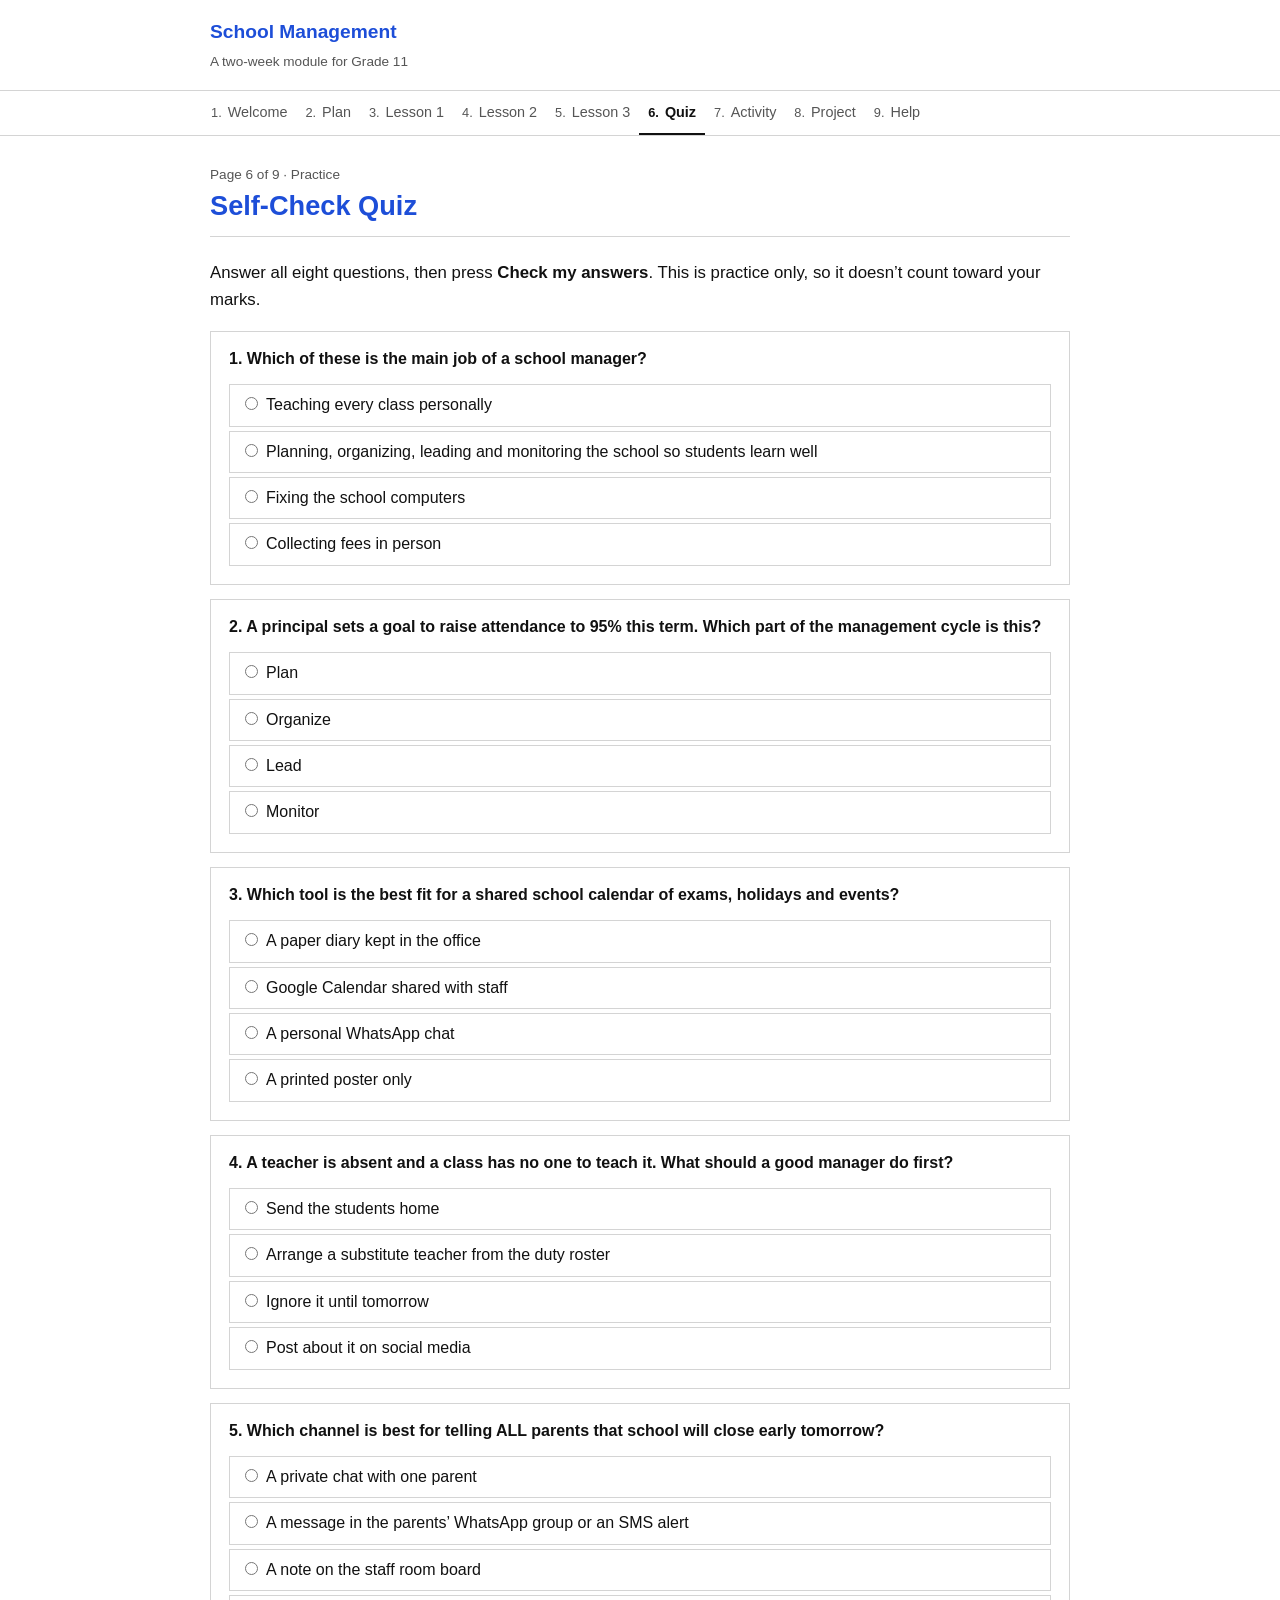
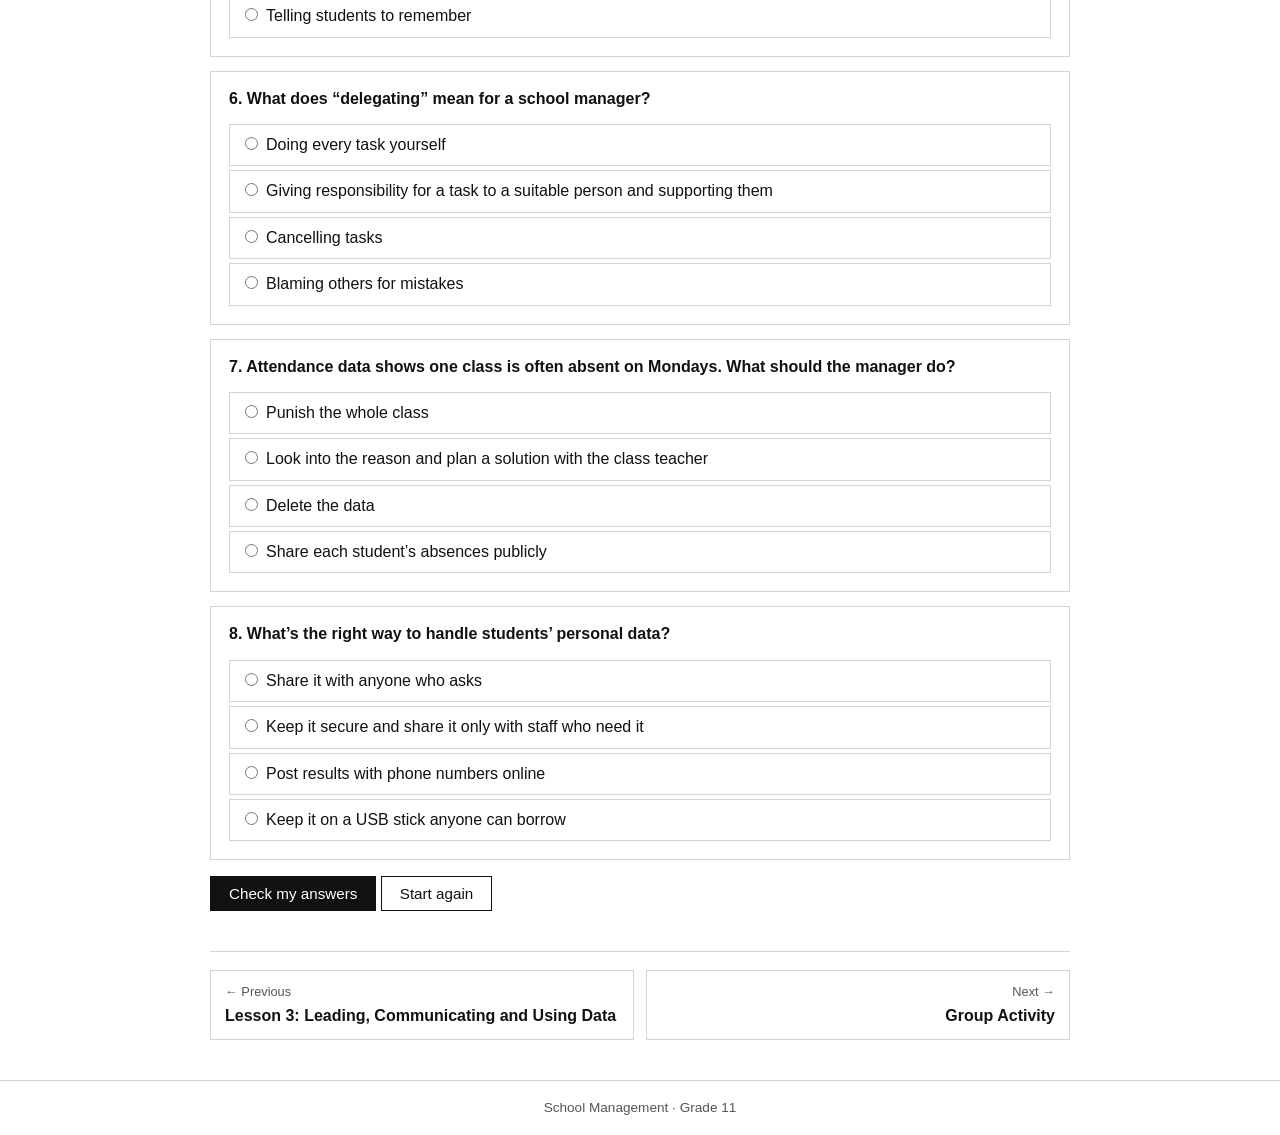
<file: quiz.html>
<!DOCTYPE html>
<html lang="en">
<head>
  <meta charset="utf-8">
  <meta name="viewport" content="width=device-width, initial-scale=1">
  <title>Self-Check Quiz | School Management</title>
  <link rel="stylesheet" href="style.css">
</head>
<body class="c-amber">
<header class="site-header">
  <div class="header-inner">
    <a class="brand" href="index.html"><strong>School Management</strong><span>A two-week module for Grade 11</span></a>
    <button class="menu-button" type="button" aria-expanded="false">Menu</button>
  </div>
</header>
<nav class="steps" aria-label="Module pages">
  <ol>
      <li><a href="index.html"><span class="num">1</span>Welcome</a></li>
      <li><a href="plan.html"><span class="num">2</span>Plan</a></li>
      <li><a href="lesson1.html"><span class="num">3</span>Lesson 1</a></li>
      <li><a href="lesson2.html"><span class="num">4</span>Lesson 2</a></li>
      <li><a href="lesson3.html"><span class="num">5</span>Lesson 3</a></li>
      <li><a href="quiz.html" class="current" aria-current="page"><span class="num">6</span>Quiz</a></li>
      <li><a href="activity.html"><span class="num">7</span>Activity</a></li>
      <li><a href="project.html"><span class="num">8</span>Project</a></li>
      <li><a href="help.html"><span class="num">9</span>Help</a></li>
  </ol>
</nav>
<main class="page">
  <div class="page-head">
    <p>Page 6 of 9 · Practice</p>
    <h1>Self-Check Quiz</h1>
  </div>

<p class="intro">Answer all eight questions, then press <strong>Check my answers</strong>. This is practice only, so it doesn&rsquo;t count toward your marks.</p>
<div class="q" data-answer="1" data-why="A school manager makes sure the whole school runs smoothly, and those four jobs are how they do it.">
  <fieldset>
    <legend>1. Which of these is the main job of a school manager?</legend>
    <label><input type="radio" name="q0" value="0">Teaching every class personally</label>
    <label><input type="radio" name="q0" value="1">Planning, organizing, leading and monitoring the school so students learn well</label>
    <label><input type="radio" name="q0" value="2">Fixing the school computers</label>
    <label><input type="radio" name="q0" value="3">Collecting fees in person</label>
  </fieldset>
  <p class="result" aria-live="polite"></p>
</div>
<div class="q" data-answer="0" data-why="Setting goals is planning. Checking later whether the goal was reached is monitoring.">
  <fieldset>
    <legend>2. A principal sets a goal to raise attendance to 95% this term. Which part of the management cycle is this?</legend>
    <label><input type="radio" name="q1" value="0">Plan</label>
    <label><input type="radio" name="q1" value="1">Organize</label>
    <label><input type="radio" name="q1" value="2">Lead</label>
    <label><input type="radio" name="q1" value="3">Monitor</label>
  </fieldset>
  <p class="result" aria-live="polite"></p>
</div>
<div class="q" data-answer="1" data-why="A shared online calendar shows everyone the same dates, and any change appears for everyone at once.">
  <fieldset>
    <legend>3. Which tool is the best fit for a shared school calendar of exams, holidays and events?</legend>
    <label><input type="radio" name="q2" value="0">A paper diary kept in the office</label>
    <label><input type="radio" name="q2" value="1">Google Calendar shared with staff</label>
    <label><input type="radio" name="q2" value="2">A personal WhatsApp chat</label>
    <label><input type="radio" name="q2" value="3">A printed poster only</label>
  </fieldset>
  <p class="result" aria-live="polite"></p>
</div>
<div class="q" data-answer="1" data-why="A good manager stays calm and acts fast, using a plan made in advance, like a substitute roster.">
  <fieldset>
    <legend>4. A teacher is absent and a class has no one to teach it. What should a good manager do first?</legend>
    <label><input type="radio" name="q3" value="0">Send the students home</label>
    <label><input type="radio" name="q3" value="1">Arrange a substitute teacher from the duty roster</label>
    <label><input type="radio" name="q3" value="2">Ignore it until tomorrow</label>
    <label><input type="radio" name="q3" value="3">Post about it on social media</label>
  </fieldset>
  <p class="result" aria-live="polite"></p>
</div>
<div class="q" data-answer="1" data-why="Urgent news for everyone needs a fast channel that reaches every parent directly.">
  <fieldset>
    <legend>5. Which channel is best for telling ALL parents that school will close early tomorrow?</legend>
    <label><input type="radio" name="q4" value="0">A private chat with one parent</label>
    <label><input type="radio" name="q4" value="1">A message in the parents’ WhatsApp group or an SMS alert</label>
    <label><input type="radio" name="q4" value="2">A note on the staff room board</label>
    <label><input type="radio" name="q4" value="3">Telling students to remember</label>
  </fieldset>
  <p class="result" aria-live="polite"></p>
</div>
<div class="q" data-answer="1" data-why="Delegating means trusting the right person with a task while still guiding and checking on it.">
  <fieldset>
    <legend>6. What does “delegating” mean for a school manager?</legend>
    <label><input type="radio" name="q5" value="0">Doing every task yourself</label>
    <label><input type="radio" name="q5" value="1">Giving responsibility for a task to a suitable person and supporting them</label>
    <label><input type="radio" name="q5" value="2">Cancelling tasks</label>
    <label><input type="radio" name="q5" value="3">Blaming others for mistakes</label>
  </fieldset>
  <p class="result" aria-live="polite"></p>
</div>
<div class="q" data-answer="1" data-why="Data helps a manager notice a problem. The next step is finding the cause and fixing it fairly.">
  <fieldset>
    <legend>7. Attendance data shows one class is often absent on Mondays. What should the manager do?</legend>
    <label><input type="radio" name="q6" value="0">Punish the whole class</label>
    <label><input type="radio" name="q6" value="1">Look into the reason and plan a solution with the class teacher</label>
    <label><input type="radio" name="q6" value="2">Delete the data</label>
    <label><input type="radio" name="q6" value="3">Share each student’s absences publicly</label>
  </fieldset>
  <p class="result" aria-live="polite"></p>
</div>
<div class="q" data-answer="1" data-why="Student data is private. Only people who need it for their job should see it.">
  <fieldset>
    <legend>8. What’s the right way to handle students’ personal data?</legend>
    <label><input type="radio" name="q7" value="0">Share it with anyone who asks</label>
    <label><input type="radio" name="q7" value="1">Keep it secure and share it only with staff who need it</label>
    <label><input type="radio" name="q7" value="2">Post results with phone numbers online</label>
    <label><input type="radio" name="q7" value="3">Keep it on a USB stick anyone can borrow</label>
  </fieldset>
  <p class="result" aria-live="polite"></p>
</div>
<p>
  <button class="button" id="check-quiz" type="button">Check my answers</button>
  <button class="button plain" id="reset-quiz" type="button">Start again</button>
</p>
<p id="quiz-score" aria-live="polite"></p>

  <nav class="page-nav" aria-label="Previous and next page">
    <a class="prev" href="lesson3.html"><small>&larr; Previous</small><b>Lesson 3: Leading, Communicating and Using Data</b></a>
    <a class="next" href="activity.html"><small>Next &rarr;</small><b>Group Activity</b></a>
  </nav>
</main>
<footer>School Management · Grade 11</footer>
<script src="site.js"></script>
</body>
</html>
</file>
<file: style.css>
/* Black and white, with blue headings only */
:root {
  --blue: #1d4ed8;
  --ink: #111111;
  --muted: #555555;
  --line: #d4d4d4;
  --light: #f5f5f5;
  --white: #ffffff;
}

* { box-sizing: border-box; }

body {
  margin: 0;
  font-family: "Segoe UI", Tahoma, Verdana, sans-serif;
  font-size: 16px;
  line-height: 1.65;
  color: var(--ink);
  background: var(--white);
}

a { color: var(--ink); }
a:hover { text-decoration: none; }

/* Header */
.site-header { border-bottom: 1px solid var(--line); }

.header-inner {
  max-width: 900px;
  margin: 0 auto;
  padding: 16px 20px;
  display: flex;
  align-items: center;
  justify-content: space-between;
  gap: 12px;
}

.brand { text-decoration: none; color: var(--ink); }
.brand strong { display: block; font-size: 1.2rem; color: var(--blue); }
.brand span { font-size: 0.85rem; color: var(--muted); }

.menu-button {
  display: none;
  background: var(--white);
  color: var(--ink);
  border: 1px solid var(--ink);
  padding: 7px 14px;
  font-family: inherit;
  font-size: 0.95rem;
  cursor: pointer;
}

/* Page links */
.steps { border-bottom: 1px solid var(--line); }

.steps ol {
  max-width: 900px;
  margin: 0 auto;
  padding: 0 12px;
  list-style: none;
  display: flex;
  flex-wrap: wrap;
}

.steps a {
  display: flex;
  align-items: center;
  gap: 6px;
  padding: 10px 9px 8px;
  color: var(--muted);
  text-decoration: none;
  font-size: 0.9rem;
  border-bottom: 2px solid transparent;
}

.steps a:hover { color: var(--ink); }
.steps .num { font-size: 0.8rem; }
.steps .num::after { content: "."; }
.steps a.current { color: var(--ink); font-weight: 600; border-bottom-color: var(--ink); }

/* Page */
.page { max-width: 900px; margin: 0 auto; padding: 28px 20px 40px; }

.page-head { border-bottom: 1px solid var(--line); padding-bottom: 12px; margin-bottom: 22px; }
.page-head p { margin: 0; color: var(--muted); font-size: 0.85rem; }
.page-head h1 { margin: 2px 0 0; font-size: 1.7rem; line-height: 1.3; color: var(--blue); }

h2 { font-size: 1.2rem; margin: 30px 0 10px; color: var(--blue); }
h3 { font-size: 1.02rem; margin: 16px 0 6px; color: var(--blue); }

.intro { font-size: 1.05rem; }

.box { border: 1px solid var(--line); padding: 16px 20px; margin: 16px 0; }
.box > :first-child { margin-top: 0; }
.box > :last-child { margin-bottom: 0; }
.box.soft { background: var(--light); }

.cards { display: grid; grid-template-columns: repeat(auto-fit, minmax(210px, 1fr)); gap: 12px; margin: 16px 0; }
.card { border: 1px solid var(--line); padding: 14px 16px; }
.card h3 { margin: 0 0 6px; }
.card p { margin: 0; font-size: 0.95rem; }

.two-col { display: grid; grid-template-columns: 1fr 1fr; gap: 16px; }
.two-col .box { margin: 0; }

/* Contents list */
.contents { list-style: none; padding: 0; margin: 0; border-top: 1px solid var(--line); }
.contents li { border-bottom: 1px solid var(--line); }
.contents a { display: block; padding: 10px 2px; text-decoration: none; color: var(--ink); }
.contents b { display: block; }
.contents a:hover b { text-decoration: underline; }
.contents span { font-size: 0.9rem; color: var(--muted); }

/* Tables */
.table-wrap { overflow-x: auto; }
table { width: 100%; border-collapse: collapse; font-size: 0.95rem; margin: 12px 0; }
th, td { border: 1px solid var(--line); padding: 8px 11px; text-align: left; vertical-align: top; }
th { background: var(--light); font-weight: 600; }

.tip { border-left: 3px solid var(--ink); padding: 6px 14px; margin: 16px 0; }

.figure { border: 1px solid var(--line); padding: 14px; text-align: center; margin: 16px 0; }
.figure svg { width: 100%; max-width: 480px; height: auto; }
.figure p { margin: 6px 0 0; font-size: 0.88rem; color: var(--muted); }

code { background: var(--light); padding: 1px 5px; font-size: 0.9em; }

/* Quiz */
.q { border: 1px solid var(--line); padding: 14px 18px; margin: 14px 0; }
.q fieldset { border: none; padding: 0; margin: 0; }
.q legend { font-weight: 600; padding: 0; margin-bottom: 8px; }
.q label { display: block; padding: 7px 10px; margin: 4px 0; border: 1px solid var(--line); cursor: pointer; }
.q label:hover { background: var(--light); }
.q input { margin-right: 8px; accent-color: var(--ink); }
.q.right, .q.wrong { border-color: var(--ink); }
.q .result { display: none; margin: 8px 0 0; font-size: 0.94rem; }
.q.right .result, .q.wrong .result { display: block; }
.q.right .result::before { content: "\2713  "; font-weight: bold; }
.q.wrong .result::before { content: "\2717  "; font-weight: bold; }
.q label.answer { border: 2px solid var(--ink); font-weight: 600; }

.button { display: inline-block; background: var(--ink); color: var(--white); border: 1px solid var(--ink); padding: 8px 18px; font-family: inherit; font-size: 0.95rem; cursor: pointer; text-decoration: none; }
.button:hover { background: #333333; color: var(--white); }
.button.plain { background: var(--white); color: var(--ink); }
.button.plain:hover { background: var(--light); color: var(--ink); }
#quiz-score { font-weight: 600; margin-top: 12px; }

/* Previous / next */
.page-nav { display: grid; grid-template-columns: 1fr 1fr; gap: 12px; margin-top: 40px; border-top: 1px solid var(--line); padding-top: 18px; }
.page-nav a { display: block; border: 1px solid var(--line); padding: 10px 14px; text-decoration: none; color: var(--ink); }
.page-nav a:hover { border-color: var(--ink); }
.page-nav small { display: block; color: var(--muted); font-size: 0.8rem; }
.page-nav .next { text-align: right; grid-column: 2; }

footer { border-top: 1px solid var(--line); text-align: center; font-size: 0.85rem; color: var(--muted); padding: 16px; }

/* Phones and small tablets */
@media (max-width: 800px) {
  .menu-button { display: inline-block; }
  .steps { display: none; }
  .steps.open { display: block; }
  .steps ol { flex-direction: column; padding: 4px 0; }
  .steps a { padding: 10px 20px; border-bottom: none; border-left: 3px solid transparent; }
  .steps a.current { border-left-color: var(--ink); background: var(--light); }

  .page { padding: 18px 14px 30px; }
  .page-head h1 { font-size: 1.35rem; }
  .intro { font-size: 1rem; }
  .box { padding: 14px 15px; }
  .two-col { grid-template-columns: 1fr; }

  table.stack, table.stack tbody, table.stack tr, table.stack td { display: block; width: 100%; }
  table.stack tr:first-child { display: none; }
  table.stack tr { border: 1px solid var(--line); margin-bottom: 10px; }
  table.stack td { border: none; border-bottom: 1px solid var(--line); padding: 8px 12px; }
  table.stack td:last-child { border-bottom: none; }
  table.stack td::before { content: attr(data-label); display: block; font-size: 0.78rem; font-weight: 600; color: var(--muted); }

  .page-nav { grid-template-columns: 1fr; }
  .page-nav .next { grid-column: 1; order: -1; text-align: left; }
}
</file>
